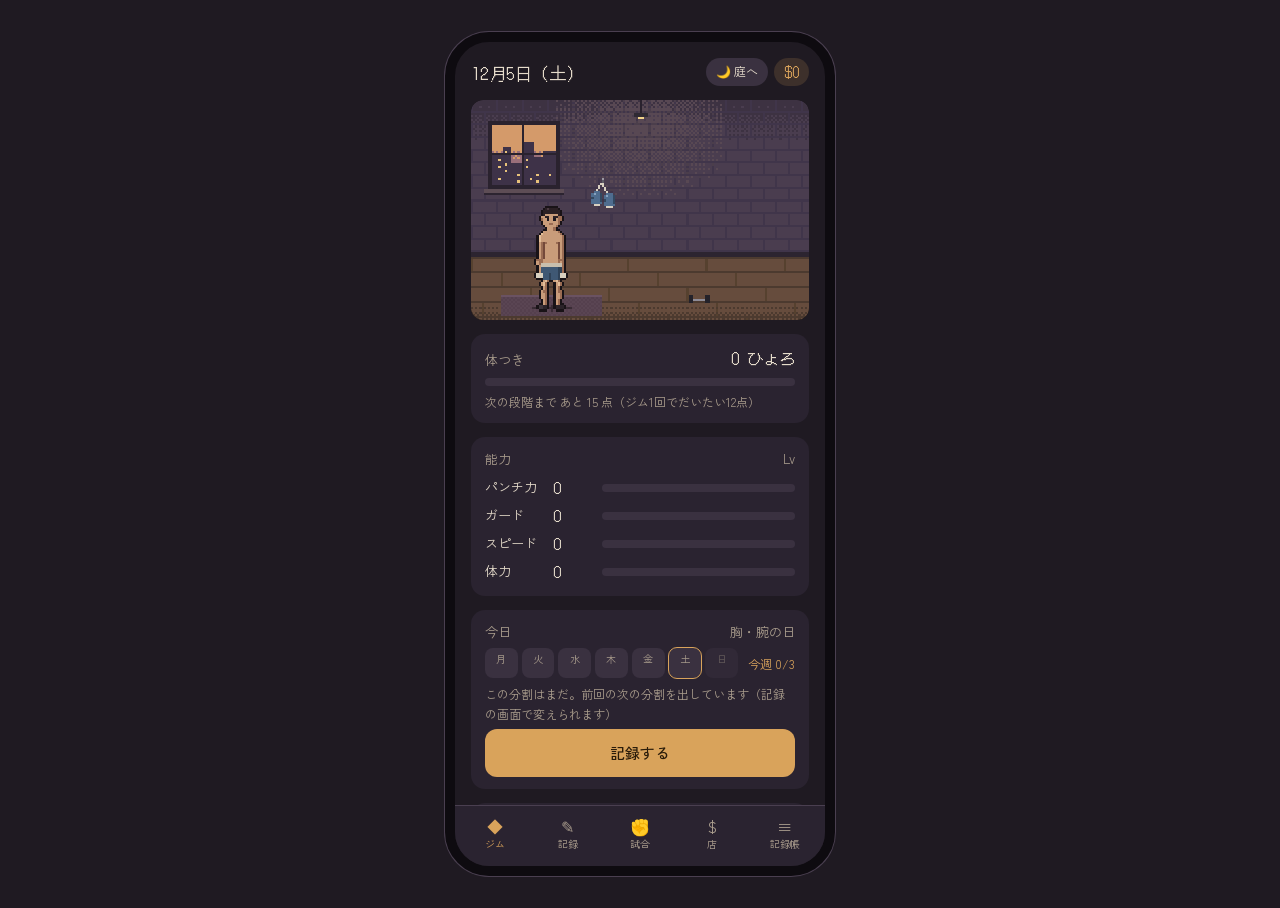
<file: index.html>
<!doctype html>
<html lang="ja">
<head>
<meta charset="utf-8">
<meta name="viewport" content="width=device-width,initial-scale=1,viewport-fit=cover">
<meta name="theme-color" content="#1f1a22">
<meta name="apple-mobile-web-app-capable" content="yes">
<meta name="mobile-web-app-capable" content="yes">
<meta name="apple-mobile-web-app-status-bar-style" content="black-translucent">
<meta name="apple-mobile-web-app-title" content="マッチョクラブ">
<title>マッチョクラブ</title>
<link rel="manifest" href="manifest.webmanifest">
<link rel="apple-touch-icon" href="icons/apple-touch-icon-180.png">
<link rel="icon" type="image/png" sizes="192x192" href="icons/icon-192.png">
<link rel="preconnect" href="https://fonts.googleapis.com">
<link rel="preconnect" href="https://fonts.gstatic.com" crossorigin>
<link rel="stylesheet" href="https://fonts.googleapis.com/css2?family=DotGothic16&family=Zen+Kaku+Gothic+New:wght@400;500;700&display=swap">
<link rel="stylesheet" href="src/styles.css">
<script type="module" src="src/main.js"></script>
</head>
<body>
<div class="page">
  <div class="phone">
    <div class="screen">
      <div class="notice" id="notice" hidden></div>
      <div class="views">

        <section class="view" id="v-home" hidden>
          <div class="top">
            <div class="date" id="h-date"></div>
            <div class="chips"><a class="chip link" href="/nemuri-garden/" aria-label="ねむりの庭を開く">🌙 庭へ</a><span class="chip gold" id="h-money"></span></div>
          </div>
          <div class="dev" id="dev" hidden></div>
          <canvas class="scene" id="h-scene" width="160" height="104" aria-label="ジムの部屋と自分の分身。タップするとポーズ"></canvas>
          <div class="card">
            <div class="lbl"><span>体つき</span><span class="dot" id="h-macho"></span></div>
            <div class="bar"><i id="h-macho-bar"></i></div>
            <div class="hint" id="h-macho-hint"></div>
          </div>
          <div class="card" id="h-abil"></div>
          <div class="card">
            <div class="lbl"><span>今日</span><span id="h-split"></span></div>
            <div class="weekrow small" id="h-week"></div>
            <div class="hint" id="h-today"></div>
            <button class="btn primary" id="h-go">記録する</button>
          </div>
          <div class="card">
            <div class="lbl"><span>次の試合</span><span id="h-opp-ch"></span></div>
            <div class="dot" id="h-opp"></div>
            <div class="hint" id="h-opp-hint"></div>
            <button class="btn" id="h-fight">試合へ</button>
          </div>
          <div class="card">
            <div class="lbl"><span>3分割ひと回り</span><span class="dot" id="h-rounds"></span></div>
            <div class="marks" id="h-marks"></div>
          </div>
          <div class="card" id="h-recent-card">
            <div class="lbl"><span>最近のジム</span></div>
            <ul class="recent" id="h-recent"></ul>
          </div>
        </section>

        <section class="view" id="v-record" hidden>
          <div class="top">
            <div class="date" id="r-date"></div>
            <div class="chips" id="r-state"></div>
          </div>
          <div class="seg" id="r-split" role="radiogroup" aria-label="今日の分割"></div>
          <div>
            <h2 class="sub">いつもの種目</h2>
            <ul class="exlist" id="r-list"></ul>
            <button class="btn ghost small" id="r-more">ほかの分割の種目も出す</button>
            <ul class="exlist" id="r-others" hidden></ul>
          </div>
          <div>
            <h2 class="sub">今日の記録</h2>
            <ul class="lines" id="r-lines"></ul>
            <p class="hint" id="r-empty">種目をタップして記録します。「前回」で前回と同じ内容を一発で足せます。</p>
          </div>
          <button class="btn primary" id="r-finish">記録を終える</button>
          <p class="hint center" id="r-done-hint" hidden>記録済みです。足したり直したりすると、すぐ反映されます。</p>
        </section>

        <section class="view" id="v-fight" hidden>
          <div class="top">
            <div class="date">試合</div>
            <div class="chips"><span class="chip gold" id="f-money"></span></div>
          </div>
          <ol class="ladder" id="f-ladder"></ol>
          <div class="stage">
            <div class="names"><span>あなた</span><span id="f-foename"></span></div>
            <canvas class="scene" id="f-stage" width="160" height="104" aria-label="リング"></canvas>
            <div class="banner" id="f-banner"></div>
          </div>
          <div class="ticker" id="f-line"></div>
          <div class="row" id="f-ctl" hidden><button class="btn ghost" id="f-fast">早送り</button><button class="btn ghost" id="f-skip">結果だけ見る</button></div>
          <div class="card" id="f-opp"></div>
          <div class="card">
            <div class="lbl"><span>持ち込む技（3つまで）</span><span id="f-count"></span></div>
            <div class="movechips" id="f-moves"></div>
            <p class="hint" id="f-movehint"></p>
          </div>
          <div class="card">
            <div class="lbl"><span>コンディション</span><span id="f-cond"></span></div>
            <p class="hint" id="f-condhint"></p>
          </div>
          <button class="btn primary" id="f-go">試合をする</button>
          <div id="f-result"></div>
        </section>

        <section class="view" id="v-shop" hidden>
          <div class="top">
            <div class="date">店</div>
            <div class="chips"><span class="chip gold" id="s-money"></span></div>
          </div>
          <canvas class="scene" id="s-scene" width="160" height="104" aria-label="いまの部屋"></canvas>
          <div id="s-list"></div>
        </section>

        <section class="view" id="v-log" hidden>
          <div class="top">
            <div class="date">記録帳</div>
            <button class="btn ghost small" id="l-go-prefs" style="margin:0">設定</button>
          </div>
          <div class="card" id="l-week"></div>
          <div class="card">
            <div class="lbl"><span>部位ごとの前回</span></div>
            <div class="splits" id="l-splits"></div>
          </div>
          <div class="card" id="l-cal"></div>
          <div class="card">
            <div class="lbl"><span>種目ごと（前回・ベスト）</span></div>
            <div class="seg small" id="l-extab" role="radiogroup" aria-label="分割"></div>
            <ul class="weights" id="l-ex"></ul>
          </div>
          <p class="hint center" id="l-total"></p>
          <div>
            <h2 class="sub">日ごとの記録<small>行をタップすると直せます</small></h2>
            <ul class="days" id="l-days"></ul>
            <button class="btn ghost small" id="l-more">全部を出す</button>
          </div>
        </section>

        <section class="view" id="v-prefs" hidden>
          <div class="top">
            <div class="date">設定</div>
            <button class="btn ghost small" id="p-back" style="margin:0">記録帳へ戻る</button>
          </div>
          <div>
            <h2 class="sub">いつもの種目<small>タップで名前・部位を直す。↑↓で並べ替え</small></h2>
            <ul class="exlist prefs" id="p-ex"></ul>
            <button class="btn ghost small" id="p-add">種目を足す</button>
          </div>
          <div class="card">
            <div class="lbl"><span>週の目標</span><span class="dot" id="p-goal-v"></span></div>
            <input type="range" id="p-goal" min="1" max="7" step="1" style="accent-color:var(--gold)">
            <p class="hint">記録帳とホームの「今週 ○ / 目標」に使います（試合の強さには関係しません）</p>
          </div>
          <div class="card">
            <label class="check"><input type="checkbox" id="p-sleep"> ねむりの庭とつなぐ</label>
            <p class="hint">同じ端末の「ねむりの庭」に今朝の睡眠があれば、自動で試合のコンディションに使います（目標時間以上で絶好調＝能力 +5%、目標まであと1時間以内なら好調＝+2%）。足りない日や読めない日は「ふつう」で、損はしません</p>
            <p class="hint" id="p-sleep-state"></p>
            <div class="row"><a class="btn ghost small" href="/" style="margin:0;text-align:center;text-decoration:none">入口（庭とジム）へ</a><a class="btn ghost small" href="/nemuri-garden/" style="margin:0;text-align:center;text-decoration:none">ねむりの庭を開く</a></div>
          </div>
          <div class="card">
            <div class="lbl"><span>バックアップ</span></div>
            <p class="hint">機種変更などに備えて、ときどき書き出してください。iPhone では共有シートから「ファイルに保存」</p>
            <div class="row"><button class="btn" id="p-export">書き出す</button><button class="btn" id="p-import">読み込む</button></div>
            <input type="file" id="p-file" accept="application/json,.json" hidden>
          </div>
          <div class="card">
            <div class="lbl"><span>iPhone のホーム画面に置く</span></div>
            <p class="hint">Safari で開いて、共有ボタン →「ホーム画面に追加」。ふだんはホーム画面のアイコンから開いてください（ブラウザのタブとは記録が別々です）</p>
          </div>
        </section>

        <section class="view" id="v-after" hidden>
          <div class="done-head">
            <div class="done-title" id="a-title">トレーニング完了！</div>
            <div class="done-sub" id="a-sub"></div>
            <div class="done-pts"><span id="a-pts">0</span><small>点</small></div>
          </div>
          <canvas class="scene" id="a-scene" width="160" height="104" aria-label="鏡の前の分身"></canvas>
          <div class="card" id="a-gain"></div>
          <div class="card" id="a-body"></div>
          <div id="a-events"></div>
          <button class="btn primary" id="a-back">ジムに戻る</button>
          <button class="btn ghost small" id="a-skip" style="align-self:center">演出をとばす</button>
        </section>

      </div>
      <nav class="tabbar" aria-label="画面">
        <button data-go="home"><span class="ti">◆</span>ジム</button>
        <button data-go="record"><span class="ti">✎</span>記録</button>
        <button data-go="fight"><span class="ti">✊</span>試合</button>
        <button data-go="shop"><span class="ti">$</span>店</button>
        <button data-go="log"><span class="ti">≡</span>記録帳</button>
      </nav>
      <div class="sheet" id="sheet" hidden><div class="panel" id="sheet-panel" role="dialog" aria-modal="true"></div></div>
    </div>
  </div>
</div>
</body>
</html>
</file>
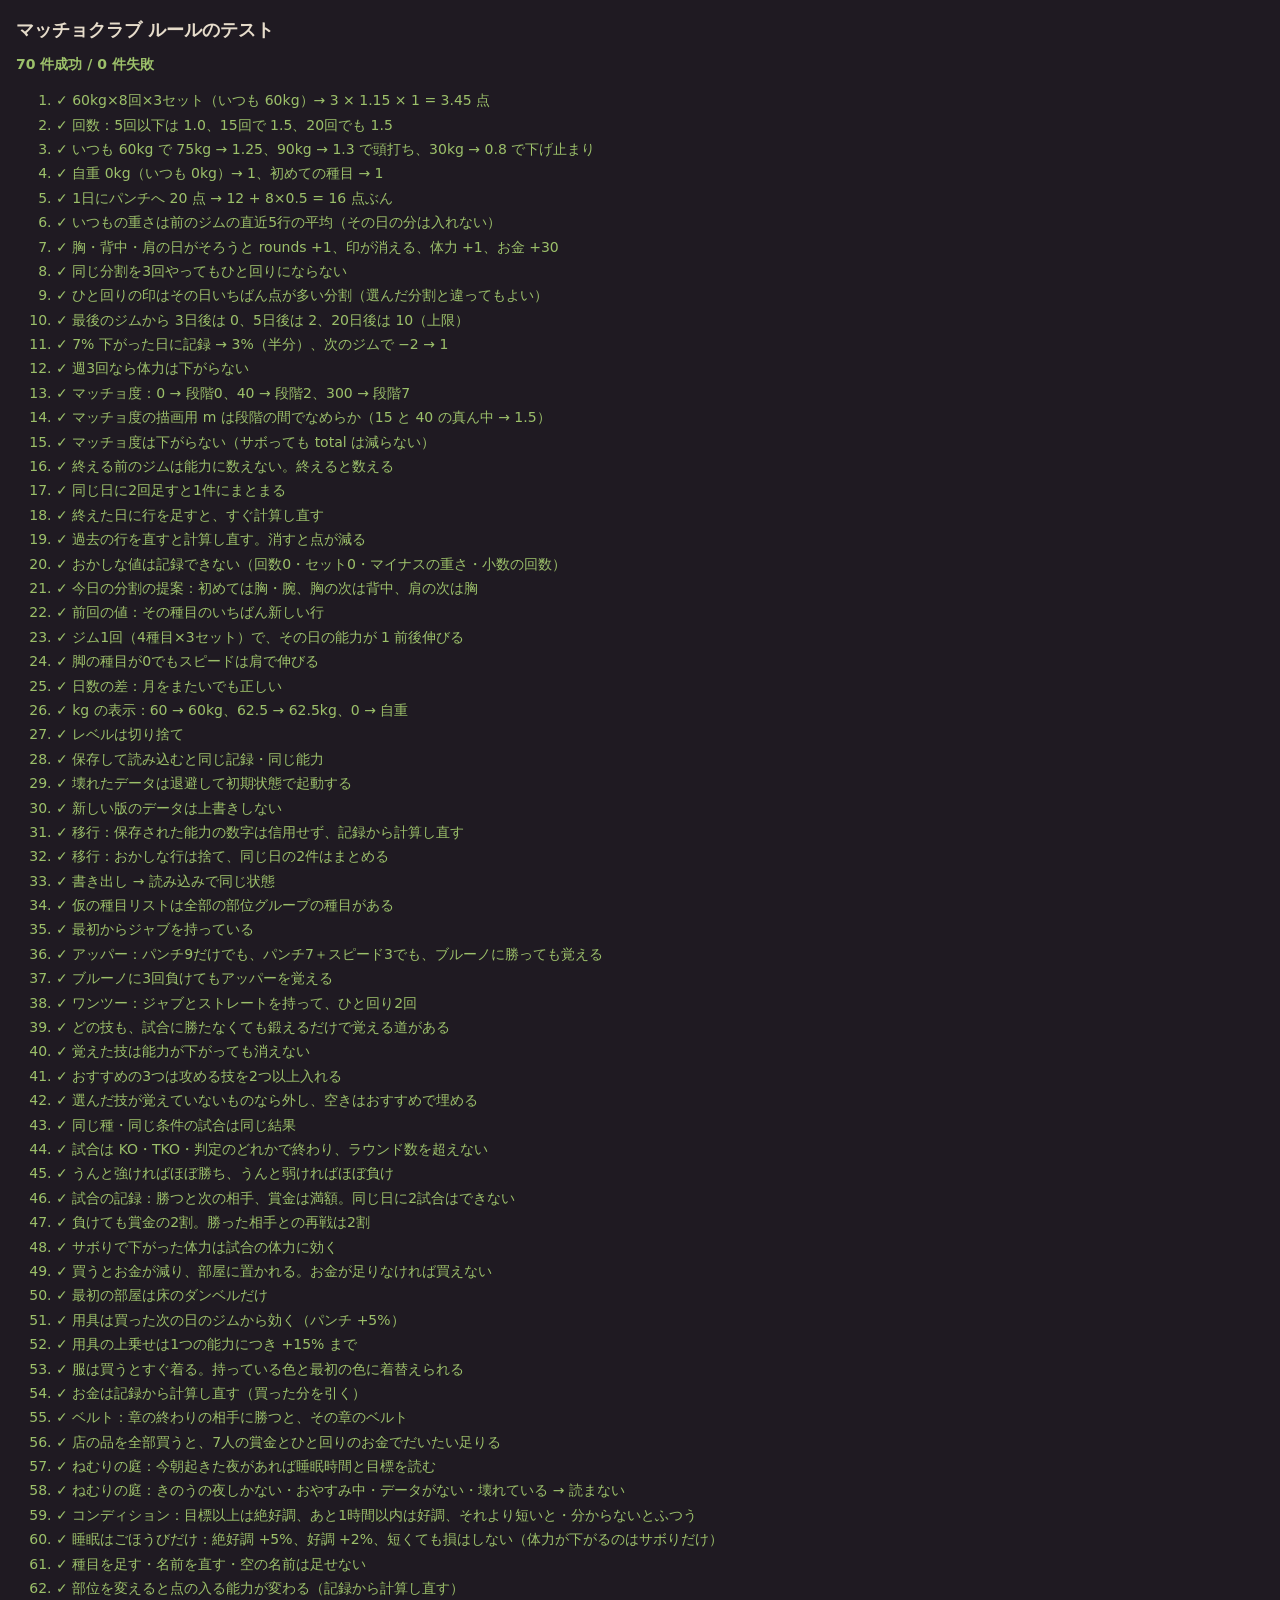
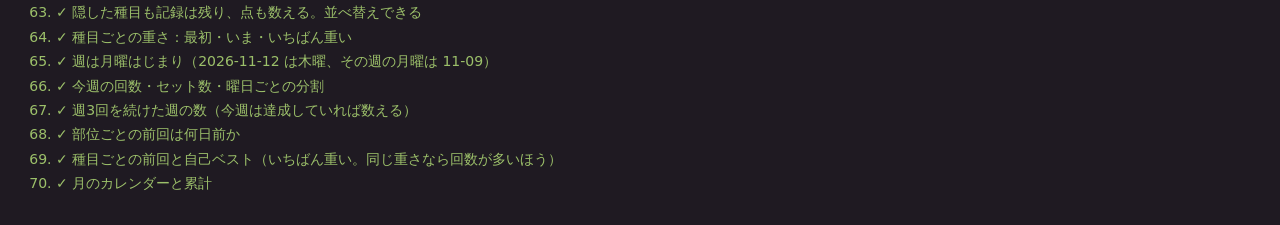
<file: tests/rules.test.html>
<!doctype html>
<html lang="ja">
<head>
<meta charset="utf-8">
<meta name="viewport" content="width=device-width,initial-scale=1">
<title>マッチョクラブ ルールのテスト</title>
<style>
body{background:#1f1a22;color:#e6dccb;font:14px/1.6 system-ui,sans-serif;margin:0;padding:16px}
h1{font-size:18px;margin:0 0 8px}
#sum{font-weight:700;margin-bottom:12px}
.ok{color:#9cc06a}.ng{color:#e0705a}
li{margin:2px 0}
code{color:#a99c8c}
</style>
</head>
<body>
<h1>マッチョクラブ ルールのテスト</h1>
<div id="sum">実行中…</div>
<ol id="out"></ol>
<script type="module">
import { repF, kgF, linePts, capDay, usualKg, scoreSession, recompute, machoOf, staminaDip, daysSinceGym, nextSplit, lastLine, addLine, editLine, finishSession, validLine, level } from '../src/rules.js';
import { initialState, load, save, migrate, KEY, exportJSON, parseImport } from '../src/state.js';
import { daysBetween, dayId, fmtKg } from '../src/time.js';
import { DEFAULT_EXERCISES, MOVES, OPPONENTS } from '../src/catalog.js';
import { simulate, seedOf } from '../src/fight.js';
import { routeMet, learnMoves, autoLoadout, loadoutOf, recordFight, fightOn, purseFor, meForFight, currentOpponent } from '../src/rules.js';
import { gearBonus, buy, wear, cannotBuy, roomItemsOf, beltsOf, wearingOf } from '../src/rules.js';
import { SHOP } from '../src/catalog.js';
import { conditionOf, addExercise, updateExercise, moveExercise, weightHistory } from '../src/rules.js';
import { readSleep, NEMURI_KEY } from '../src/sleep-link.js';
import { weekOf, weekStreak, lastBySplit, exerciseStats, monthDays, totals, weeklyGoalOf } from '../src/rules.js';
import { weekStartOf, weekdayOf, addDays } from '../src/time.js';

const out = document.getElementById('out');
let pass = 0, fail = 0;
function test(name, fn) {
  const li = document.createElement('li');
  try { fn(); li.className = 'ok'; li.textContent = '✓ ' + name; pass++; }
  catch (e) { li.className = 'ng'; li.innerHTML = '✗ ' + name + ' <code>' + e.message + '</code>'; fail++; console.error(name, e); }
  out.appendChild(li);
}
function eq(a, b, msg = '') { if (JSON.stringify(a) !== JSON.stringify(b)) throw new Error(msg + ' 期待 ' + JSON.stringify(b) + ' / 実際 ' + JSON.stringify(a)); }
const near = (a, b, msg = '') => { if (Math.abs(a - b) > 1e-3) throw new Error(msg + ' 期待 ' + b + ' / 実際 ' + a); };
const ok = (c, msg = '') => { if (!c) throw new Error(msg || '条件が成り立たない'); };
const EX = initialState().settings.exercises;
const L = (ex, kg, reps, sets) => ({ ex, kg, reps, sets });
/** 日付と行の組から、終えたジムを並べた状態を作る */
function gyms(list) {
  let s = initialState();
  for (const [id, split, lines] of list) {
    for (const l of lines) s = addLine(s, id, split, l);
    s = finishSession(s, id);
  }
  return s;
}
/** 簡易ストレージ */
function mem() { const m = new Map(); return { getItem: k => m.has(k) ? m.get(k) : null, setItem: (k, v) => m.set(k, String(v)), removeItem: k => m.delete(k), get length() { return m.size; }, key: i => [...m.keys()][i] ?? null, m }; }

// ---- 計画書 §5.7 ----
test('60kg×8回×3セット（いつも 60kg）→ 3 × 1.15 × 1 = 3.45 点', () => near(linePts(L('bench', 60, 8, 3), 60), 3.45));
test('回数：5回以下は 1.0、15回で 1.5、20回でも 1.5', () => { eq(repF(3), 1); eq(repF(5), 1); near(repF(15), 1.5); near(repF(20), 1.5); });
test('いつも 60kg で 75kg → 1.25、90kg → 1.3 で頭打ち、30kg → 0.8 で下げ止まり', () => { near(kgF(75, 60), 1.25); near(kgF(90, 60), 1.3); near(kgF(30, 60), 0.8); });
test('自重 0kg（いつも 0kg）→ 1、初めての種目 → 1', () => { eq(kgF(0, 0), 1); eq(kgF(60, null), 1); });
test('1日にパンチへ 20 点 → 12 + 8×0.5 = 16 点ぶん', () => near(capDay(20), 16));
test('いつもの重さは前のジムの直近5行の平均（その日の分は入れない）', () => {
  const s = gyms([['2026-11-01', 'chest', [L('bench', 50, 8, 3)]], ['2026-11-03', 'chest', [L('bench', 60, 8, 3)]], ['2026-11-05', 'chest', [L('bench', 100, 8, 3)]]]);
  near(usualKg(s.sessions, 'bench', '2026-11-05'), 55);
  eq(usualKg(s.sessions, 'bench', '2026-11-01'), null);
});
test('胸・背中・肩の日がそろうと rounds +1、印が消える、体力 +1、お金 +30', () => {
  const s = gyms([['2026-11-01', 'chest', [L('bench', 60, 8, 3)]], ['2026-11-03', 'back', [L('chin', 0, 8, 3)]], ['2026-11-05', 'shoulder', [L('sh-press', 30, 10, 3)]]]);
  eq(s.rounds, 1); eq(s.roundMark, { chest: false, back: false, shoulder: false }); eq(s.money, 30);
  const one = gyms([['2026-11-05', 'shoulder', [L('sh-press', 30, 10, 3)]]]);
  ok(s.ability.stamina - one.ability.stamina > 1, 'ひと回りの体力 +1 が入っていない');
});
test('同じ分割を3回やってもひと回りにならない', () => {
  const s = gyms([['2026-11-01', 'chest', [L('bench', 60, 8, 3)]], ['2026-11-03', 'chest', [L('bench', 60, 8, 3)]], ['2026-11-05', 'chest', [L('bench', 60, 8, 3)]]]);
  eq(s.rounds, 0); eq(s.roundMark.chest, true);
});
test('ひと回りの印はその日いちばん点が多い分割（選んだ分割と違ってもよい）', () => {
  const s = gyms([['2026-11-01', 'chest', [L('chin', 0, 8, 4), L('bench', 60, 8, 1)]]]);
  eq(s.sessions[0].top, 'back');
});
const gymOn = ids => ids.map(id => [id, 'chest', [L('bench', 60, 8, 3)]]);
test('最後のジムから 3日後は 0、5日後は 2、20日後は 10（上限）', () => {
  const s = gyms(gymOn(['2026-11-01']));
  eq(staminaDip(s.sessions, '2026-11-04'), 0); eq(staminaDip(s.sessions, '2026-11-06'), 2); eq(staminaDip(s.sessions, '2026-11-21'), 10);
});
test('7% 下がった日に記録 → 3%（半分）、次のジムで −2 → 1', () => {
  const s = gyms(gymOn(['2026-11-01', '2026-11-11', '2026-11-13']));
  eq(staminaDip(s.sessions.slice(0, 2), '2026-11-11'), 3);
  eq(staminaDip(s.sessions, '2026-11-13'), 1);
});
test('週3回なら体力は下がらない', () => eq(staminaDip(gyms(gymOn(['2026-11-02', '2026-11-04', '2026-11-07', '2026-11-09', '2026-11-11'])).sessions, '2026-11-13'), 0));
test('マッチョ度：0 → 段階0、40 → 段階2、300 → 段階7', () => { eq(machoOf(0).stage, 0); eq(machoOf(40).stage, 2); eq(machoOf(300).stage, 7); eq(machoOf(300).name, '鋼の体'); });
test('マッチョ度の描画用 m は段階の間でなめらか（15 と 40 の真ん中 → 1.5）', () => near(machoOf(27.5).m, 1.5));
test('マッチョ度は下がらない（サボっても total は減らない）', () => {
  const s = gyms(gymOn(['2026-11-01']));
  ok(s.total > 0); eq(recompute(s).total, s.total);
});

// ---- 記録の流れ ----
test('終える前のジムは能力に数えない。終えると数える', () => {
  let s = addLine(initialState(), '2026-11-12', 'chest', L('bench', 60, 8, 3));
  eq(s.ability.punch, 0); eq(s.sessions[0].done, false);
  s = finishSession(s, '2026-11-12');
  ok(s.ability.punch > 0); ok(s.total > 0); eq(s.sessions[0].done, true);
});
test('同じ日に2回足すと1件にまとまる', () => {
  let s = addLine(initialState(), '2026-11-12', 'chest', L('bench', 60, 8, 3));
  s = addLine(s, '2026-11-12', 'chest', L('dips', 0, 10, 3));
  eq(s.sessions.length, 1); eq(s.sessions[0].sets.length, 2);
});
test('終えた日に行を足すと、すぐ計算し直す', () => {
  let s = gyms(gymOn(['2026-11-12']));
  const before = s.total;
  s = addLine(s, '2026-11-12', 'chest', L('dips', 0, 10, 3));
  ok(s.total > before);
});
test('過去の行を直すと計算し直す。消すと点が減る', () => {
  let s = gyms([['2026-11-01', 'chest', [L('bench', 60, 8, 3), L('dips', 0, 10, 3)]]]);
  const t = s.total;
  s = editLine(s, '2026-11-01', 1, null);
  ok(s.total < t); eq(s.sessions[0].sets.length, 1);
  s = editLine(s, '2026-11-01', 0, L('bench', 60, 8, 5));
  near(s.total, 5 * 1.15);
});
test('おかしな値は記録できない（回数0・セット0・マイナスの重さ・小数の回数）', () => {
  for (const l of [L('bench', 60, 0, 3), L('bench', 60, 8, 0), L('bench', -5, 8, 3), L('bench', 60, 7.5, 3)]) ok(!validLine(l), JSON.stringify(l));
  let threw = false; try { addLine(initialState(), '2026-11-12', 'chest', L('bench', 60, 0, 3)); } catch (e) { threw = true; }
  ok(threw);
});
test('今日の分割の提案：初めては胸・腕、胸の次は背中、肩の次は胸', () => {
  eq(nextSplit([], '2026-11-12'), 'chest');
  eq(nextSplit(gyms([['2026-11-01', 'chest', [L('bench', 60, 8, 3)]]]).sessions, '2026-11-12'), 'back');
  eq(nextSplit(gyms([['2026-11-01', 'shoulder', [L('sh-press', 30, 8, 3)]]]).sessions, '2026-11-12'), 'chest');
});
test('前回の値：その種目のいちばん新しい行', () => {
  const s = gyms([['2026-11-01', 'chest', [L('bench', 55, 8, 3)]], ['2026-11-03', 'chest', [L('bench', 60, 6, 4)]]]);
  eq(lastLine(s.sessions, 'bench'), L('bench', 60, 6, 4)); eq(lastLine(s.sessions, 'squat'), null);
});
test('ジム1回（4種目×3セット）で、その日の能力が 1 前後伸びる', () => {
  const s = gyms([['2026-11-01', 'chest', [L('bench', 60, 8, 3), L('db-press', 20, 10, 3), L('dips', 0, 10, 3), L('french', 15, 10, 3)]]]);
  ok(s.ability.punch > 0.8 && s.ability.punch < 2, 'punch ' + s.ability.punch);
  ok(s.total > 10 && s.total < 18, 'total ' + s.total);
});
test('脚の種目が0でもスピードは肩で伸びる', () => ok(gyms([['2026-11-01', 'shoulder', [L('sh-press', 30, 10, 3), L('side-raise', 8, 12, 3)]]]).ability.speed > 0.5));
test('日数の差：月をまたいでも正しい', () => { eq(daysBetween('2026-10-30', '2026-11-02'), 3); eq(daysSinceGym([], '2026-11-02'), null); });
test('kg の表示：60 → 60kg、62.5 → 62.5kg、0 → 自重', () => { eq(fmtKg(60), '60kg'); eq(fmtKg(62.5), '62.5kg'); eq(fmtKg(0), '自重'); });
test('レベルは切り捨て', () => { eq(level(2.999), 2); eq(level(3), 3); });

// ---- 保存 ----
test('保存して読み込むと同じ記録・同じ能力', () => {
  const st = mem(), s = gyms(gymOn(['2026-11-01', '2026-11-03']));
  save(s, st); const t = load(st);
  eq(t.sessions.map(x => x.sets), s.sessions.map(x => x.sets)); eq(t.ability, s.ability); eq(t.total, s.total);
});
test('壊れたデータは退避して初期状態で起動する', () => {
  const st = mem(); st.setItem(KEY, '{こわれた');
  const s = load(st);
  eq(s.sessions, []); ok([...st.m.keys()].some(k => k.startsWith(KEY + '-broken-')));
});
test('新しい版のデータは上書きしない', () => {
  const st = mem(); st.setItem(KEY, JSON.stringify({ schema: 99, sessions: [] }));
  load(st); save(initialState(), st);
  eq(JSON.parse(st.getItem(KEY)).schema, 99);
});
test('移行：保存された能力の数字は信用せず、記録から計算し直す', () => {
  const s = gyms(gymOn(['2026-11-01']));
  const t = migrate({ ...JSON.parse(exportJSON(s)), ability: { punch: 999, guard: 0, speed: 0, stamina: 0 }, total: 9999 });
  eq(t.ability, s.ability); eq(t.total, s.total);
});
test('移行：おかしな行は捨て、同じ日の2件はまとめる', () => {
  const t = migrate({ schema: 1, sessions: [
    { id: '2026-11-01', split: 'chest', done: true, sets: [L('bench', 60, 8, 3), L('bench', 60, 0, 3)] },
    { id: '2026-11-01', split: 'chest', done: true, sets: [L('dips', 0, 10, 3)] },
    { id: 'きのう', sets: [] },
  ] });
  eq(t.sessions.length, 1); eq(t.sessions[0].sets.length, 2);
});
test('書き出し → 読み込みで同じ状態', () => {
  const s = gyms(gymOn(['2026-11-01', '2026-11-03']));
  const t = parseImport(exportJSON(s));
  eq(t.sessions, s.sessions); eq(t.money, s.money);
});
test('仮の種目リストは全部の部位グループの種目がある', () => {
  for (const g of ['push', 'tri', 'pull', 'curl', 'shoulder', 'leg']) ok(DEFAULT_EXERCISES.some(e => e.group === g), g);
});

// ---- 技と試合（M3） ----
const withAb = (ab, extra = {}) => learnMoves({ ...initialState(), ability: { punch: 0, guard: 0, speed: 0, stamina: 0, ...ab }, ...extra });
test('最初からジャブを持っている', () => { ok(initialState().moves.jab); eq(loadoutOf(initialState()), ['jab']); });
test('アッパー：パンチ9だけでも、パンチ7＋スピード3でも、ブルーノに勝っても覚える', () => {
  ok(withAb({ punch: 9 }).moves.upper, 'パンチ9');
  ok(withAb({ punch: 7, speed: 3 }).moves.upper, 'パンチ7＋スピード3');
  ok(!withAb({ punch: 8 }).moves.upper, 'パンチ8では覚えない');
  ok(withAb({}, { fights: [{ id: '2026-11-01', opp: 2, win: true }] }).moves.upper, 'ブルーノに勝つ');
});
test('ブルーノに3回負けてもアッパーを覚える', () => {
  const f = [1, 2, 3].map(i => ({ id: '2026-11-0' + i, opp: 2, win: false }));
  ok(!withAb({}, { fights: f.slice(0, 2) }).moves.upper); ok(withAb({}, { fights: f }).moves.upper);
});
test('ワンツー：ジャブとストレートを持って、ひと回り2回', () => {
  ok(!withAb({ punch: 3 }, { rounds: 1 }).moves.onetwo); ok(withAb({ punch: 3 }, { rounds: 2 }).moves.onetwo);
});
test('どの技も、試合に勝たなくても鍛えるだけで覚える道がある', () => {
  for (const m of MOVES) ok(m.routes.some(r => !('beat' in r)), m.name);
});
test('覚えた技は能力が下がっても消えない', () => {
  const s = withAb({ punch: 9 });
  ok(learnMoves({ ...s, ability: { punch: 0, guard: 0, speed: 0, stamina: 0 } }).moves.upper);
});
test('おすすめの3つは攻める技を2つ以上入れる', () => {
  const s = withAb({ punch: 9, guard: 8, speed: 8, stamina: 8 }, { rounds: 3 });
  const lo = autoLoadout(s.moves);
  eq(lo.length, 3); ok(lo.filter(id => MOVES.find(m => m.id === id).kind === 'atk').length >= 2);
});
test('選んだ技が覚えていないものなら外し、空きはおすすめで埋める', () => {
  const s = { ...withAb({ punch: 3 }), loadout: ['upper', 'straight', null] };
  const lo = loadoutOf(s); eq(lo[0], 'straight'); eq(lo.length, 2);
});
test('同じ種・同じ条件の試合は同じ結果', () => {
  const me = { name: 'a', ab: { punch: 3, guard: 2, speed: 2, stamina: 3 }, moves: ['jab', 'straight'] };
  const o = OPPONENTS[1];
  const a = simulate(me, { name: o.name, ab: o.ab, moves: o.moves }, 4, seedOf('x')), b = simulate(me, { name: o.name, ab: o.ab, moves: o.moves }, 4, seedOf('x'));
  eq(a.win, b.win); eq(a.how, b.how); eq(a.log.length, b.log.length); eq(a.score, b.score);
});
test('試合は KO・TKO・判定のどれかで終わり、ラウンド数を超えない', () => {
  const me = { name: 'a', ab: { punch: 5, guard: 5, speed: 5, stamina: 8 }, moves: ['jab', 'straight', 'weave'] };
  for (let i = 0; i < 50; i++) {
    const o = OPPONENTS[i % 7], r = simulate(me, { name: o.name, ab: o.ab, moves: o.moves }, 8, i);
    ok(['KO', 'TKO', '判定'].includes(r.how)); ok(r.round >= 1 && r.round <= 8);
  }
});
test('うんと強ければほぼ勝ち、うんと弱ければほぼ負け', () => {
  const o = OPPONENTS[3], foe = { name: o.name, ab: o.ab, moves: o.moves };
  let w = 0, l = 0;
  for (let i = 0; i < 40; i++) {
    if (simulate({ name: 'a', ab: { punch: 20, guard: 20, speed: 20, stamina: 30 }, moves: ['upper', 'onetwo', 'weave'] }, foe, 8, i).win) w++;
    if (!simulate({ name: 'a', ab: { punch: 0, guard: 0, speed: 0, stamina: 0 }, moves: ['jab'] }, foe, 8, i).win) l++;
  }
  ok(w >= 38, '強い ' + w); ok(l >= 38, '弱い ' + l);
});
test('試合の記録：勝つと次の相手、賞金は満額。同じ日に2試合はできない', () => {
  let s = initialState();
  s = recordFight(s, '2026-11-12', 1, 1, { win: true, how: 'KO', round: 2 });
  eq(s.opponent, 2); eq(s.money, OPPONENTS[0].purse); eq(currentOpponent(s).id, 2);
  ok(fightOn(s, '2026-11-12'));
  let threw = false; try { recordFight(s, '2026-11-12', 2, 1, { win: true, how: 'KO', round: 1 }); } catch (e) { threw = true; } ok(threw);
});
test('負けても賞金の2割。勝った相手との再戦は2割', () => {
  let s = recordFight(initialState(), '2026-11-12', 1, 1, { win: false, how: '判定', round: 4 });
  eq(s.opponent, 1); eq(s.money, OPPONENTS[0].purse * 0.2);
  s = recordFight(s, '2026-11-13', 1, 1, { win: true, how: 'KO', round: 1 });
  eq(purseFor(s, 1, true), OPPONENTS[0].purse * 0.2);
});
test('サボりで下がった体力は試合の体力に効く', () => {
  const s = gyms(gymOn(['2026-11-01']));
  eq(meForFight(s, '2026-11-02').hpPct, 100); eq(meForFight(s, '2026-11-08').hpPct, 96);   // 7日後 → 4% 下がる
});

// ---- お金と店（M5） ----
const rich = (money = 1000) => ({ ...initialState(), fights: [{ id: '2026-11-01', opp: 7, win: true, money }] });
test('買うとお金が減り、部屋に置かれる。お金が足りなければ買えない', () => {
  let s = recompute(rich(100));
  eq(s.money, 100);
  s = buy(s, 'bench', '2026-11-12');
  eq(s.money, 20); ok(roomItemsOf(s).includes('bench'));
  ok(cannotBuy(s, 'rack')); let threw = false; try { buy(s, 'rack', '2026-11-12'); } catch (e) { threw = true; } ok(threw);
  ok(cannotBuy(s, 'bench'), '同じ品は2つ買えない');
});
test('最初の部屋は床のダンベルだけ', () => eq(roomItemsOf(initialState()), ['dumbbell']));
test('用具は買った次の日のジムから効く（パンチ +5%）', () => {
  let s = buy(recompute(rich()), 'bench', '2026-11-12');
  const day = d => gyms([[d, 'chest', [L('bench', 60, 8, 3)]]]);
  const plain = day('2026-11-13').ability.punch;
  s = addLine(s, '2026-11-12', 'chest', L('bench', 60, 8, 3)); s = finishSession(s, '2026-11-12');
  near(s.ability.punch, plain, '買った日');
  s = addLine(s, '2026-11-13', 'chest', L('bench', 60, 8, 3)); s = finishSession(s, '2026-11-13');
  ok(s.ability.punch - plain > plain * 1.04, '次の日は +5%');
});
test('用具の上乗せは1つの能力につき +15% まで', () => {
  const owned = Object.fromEntries(SHOP.filter(x => x.kind === 'gear').map(x => [x.id, { at: '2026-01-01', price: 0 }]));
  const b = gearBonus(owned, '2026-02-01');
  ok(Object.values(b).every(v => v <= 0.15 + 1e-9)); near(b.speed, 0.1);
});
test('服は買うとすぐ着る。持っている色と最初の色に着替えられる', () => {
  let s = buy(recompute(rich()), 'trunks-red', '2026-11-12');
  eq(wearingOf(s).trunks, 'red');
  s = wear(s, 'trunks', 'blue'); eq(wearingOf(s).trunks, 'blue');
  let threw = false; try { wear(s, 'trunks', 'white'); } catch (e) { threw = true; } ok(threw, '持っていない服');
});
test('お金は記録から計算し直す（買った分を引く）', () => {
  const s = buy(recompute(rich(500)), 'neon', '2026-11-12');
  eq(migrate(JSON.parse(exportJSON(s))).money, 250);
});
test('ベルト：章の終わりの相手に勝つと、その章のベルト', () => {
  eq(beltsOf({ ...initialState(), fights: [{ opp: 1, win: true }, { opp: 2, win: true }, { opp: 4, win: false }] }), [1]);
});
test('店の品を全部買うと、7人の賞金とひと回りのお金でだいたい足りる', () => {
  const total = SHOP.reduce((a, x) => a + x.price, 0), purse = OPPONENTS.reduce((a, o) => a + o.purse, 0);
  ok(total <= purse + 7 * 30 && total >= purse * 0.6, `店 ${total} / 賞金 ${purse}`);
});

// ---- ねむりの庭・種目の編集・記録帳（M6） ----
const nemuri = (nights, extra = {}) => { const st = mem(); st.setItem(NEMURI_KEY, JSON.stringify({ schema: 1, settings: { goalHours: 7 }, nights, sleeping: null, ...extra })); return st; };
const H = 3600000, wake = new Date(2026, 10, 12, 7, 0).getTime();
test('ねむりの庭：今朝起きた夜があれば睡眠時間と目標を読む', () => {
  const r = readSleep('2026-11-12', nemuri([{ id: '2026-11-12', bed: wake - 7.5 * H, wake }]));
  near(r.hours, 7.5); eq(r.goal, 7);
});
test('ねむりの庭：きのうの夜しかない・おやすみ中・データがない・壊れている → 読まない', () => {
  eq(readSleep('2026-11-12', nemuri([{ id: '2026-11-11', bed: wake - 32 * H, wake: wake - 24 * H }])), null);
  eq(readSleep('2026-11-12', nemuri([{ id: '2026-11-12', bed: wake - 7 * H, wake }], { sleeping: { since: wake } })), null);
  eq(readSleep('2026-11-12', mem()), null);
  const st = mem(); st.setItem(NEMURI_KEY, '{こわれた'); eq(readSleep('2026-11-12', st), null);
});
test('コンディション：目標以上は絶好調、あと1時間以内は好調、それより短いと・分からないとふつう', () => {
  eq(conditionOf({ hours: 7.2, goal: 7 }).key, 'great'); eq(conditionOf({ hours: 6.1, goal: 7 }).key, 'good');
  eq(conditionOf({ hours: 5.5, goal: 7 }).name, 'ふつう'); eq(conditionOf(null).name, 'ふつう');
});
test('睡眠はごほうびだけ：絶好調 +5%、好調 +2%、短くても損はしない（体力が下がるのはサボりだけ）', () => {
  const s = gyms(gymOn(['2026-11-01']));
  near(meForFight(s, '2026-11-02', { hours: 8, goal: 7 }).ab.punch, s.ability.punch * 1.05);
  near(meForFight(s, '2026-11-02', { hours: 6.5, goal: 7 }).ab.punch, s.ability.punch * 1.02);
  const short = meForFight(s, '2026-11-02', { hours: 4, goal: 7 });
  near(short.ab.punch, s.ability.punch); eq(short.hpPct, 100);
  eq(meForFight(s, '2026-11-08', { hours: 4, goal: 7 }).hpPct, 96);
});
test('種目を足す・名前を直す・空の名前は足せない', () => {
  let s = addExercise(initialState(), { id: 'my-1', name: ' インクラインベンチ ', group: 'push' });
  eq(s.settings.exercises.at(-1), { id: 'my-1', name: 'インクラインベンチ', group: 'push' });
  s = updateExercise(s, 'my-1', { name: '45度ベンチ' }); eq(s.settings.exercises.at(-1).name, '45度ベンチ');
  let threw = false; try { addExercise(s, { id: 'my-2', name: '  ', group: 'push' }); } catch (e) { threw = true; } ok(threw);
});
test('部位を変えると点の入る能力が変わる（記録から計算し直す）', () => {
  let s = gyms([['2026-11-01', 'chest', [L('dips', 0, 10, 3)]]]);
  ok(s.ability.punch > 0); eq(s.ability.guard, 0);
  s = updateExercise(s, 'dips', { group: 'pull' });
  eq(s.ability.punch, 0); ok(s.ability.guard > 0);
});
test('隠した種目も記録は残り、点も数える。並べ替えできる', () => {
  let s = gyms([['2026-11-01', 'chest', [L('dips', 0, 10, 3)]]]);
  const t = s.total; s = updateExercise(s, 'dips', { hidden: true });
  ok(s.settings.exercises.find(e => e.id === 'dips').hidden); eq(s.total, t);
  const before = s.settings.exercises.map(e => e.id).indexOf('db-press');
  s = moveExercise(s, 'db-press', -1); eq(s.settings.exercises[before - 1].id, 'db-press');
});
test('種目ごとの重さ：最初・いま・いちばん重い', () => {
  const h = weightHistory(gyms([['2026-11-01', 'chest', [L('bench', 55, 8, 3)]], ['2026-11-03', 'chest', [L('bench', 65, 6, 3)]], ['2026-11-05', 'chest', [L('bench', 60, 8, 3)]]])).get('bench');
  eq([h.first, h.last, h.best, h.days], [55, 60, 65, 3]);
});

// ---- 記録の集計 ----
test('週は月曜はじまり（2026-11-12 は木曜、その週の月曜は 11-09）', () => { eq(weekdayOf('2026-11-12'), 3); eq(weekStartOf('2026-11-12'), '2026-11-09'); eq(weekStartOf('2026-11-09'), '2026-11-09'); eq(addDays('2026-11-30', 1), '2026-12-01'); });
test('今週の回数・セット数・曜日ごとの分割', () => {
  const s = gyms([['2026-11-08', 'chest', [L('bench', 60, 8, 3)]], ['2026-11-09', 'chest', [L('bench', 60, 8, 3)]], ['2026-11-11', 'back', [L('chin', 0, 8, 4)]]]);
  const w = weekOf(s, '2026-11-12');
  eq(w.count, 2); eq(w.sets, 7); eq(w.days, ['chest', null, 'back', null, null, null, null]);
});
test('週3回を続けた週の数（今週は達成していれば数える）', () => {
  const ids = ['2026-10-26', '2026-10-28', '2026-10-30', '2026-11-02', '2026-11-04', '2026-11-06', '2026-11-09'];
  const s = gyms(gymOn(ids));
  eq(weeklyGoalOf(s), 3); eq(weekStreak(s, '2026-11-12'), 2);
  eq(weekStreak(gyms(gymOn([...ids, '2026-11-10', '2026-11-11'])), '2026-11-12'), 3);
});
test('部位ごとの前回は何日前か', () => {
  const s = gyms([['2026-11-05', 'chest', [L('bench', 60, 8, 3)]], ['2026-11-10', 'back', [L('chin', 0, 8, 3)]]]);
  eq(lastBySplit(s, '2026-11-12'), { chest: 7, back: 2, shoulder: null });
});
test('種目ごとの前回と自己ベスト（いちばん重い。同じ重さなら回数が多いほう）', () => {
  const h = exerciseStats(gyms([['2026-11-01', 'chest', [L('bench', 60, 8, 3)]], ['2026-11-03', 'chest', [L('bench', 65, 5, 3)]], ['2026-11-05', 'chest', [L('bench', 65, 6, 2), L('bench', 55, 10, 2)]]])).get('bench');
  eq(h.last, L('bench', 55, 10, 2)); eq(h.best, L('bench', 65, 6, 2)); eq(h.bestId, '2026-11-05'); eq(h.days, 3);
});
test('月のカレンダーと累計', () => {
  const s = gyms(gymOn(['2026-10-30', '2026-11-02', '2026-11-04']));
  eq(Object.keys(monthDays(s, 2026, 11)), ['2026-11-02', '2026-11-04']);
  eq(totals(s), { gyms: 3, sets: 9, since: '2026-10-30' });
});

document.getElementById('sum').innerHTML = `<span class="${fail ? 'ng' : 'ok'}">${pass} 件成功 / ${fail} 件失敗</span>`;
document.title = (fail ? '✗ ' : '✓ ') + document.title;
</script>
</body>
</html>
</file>
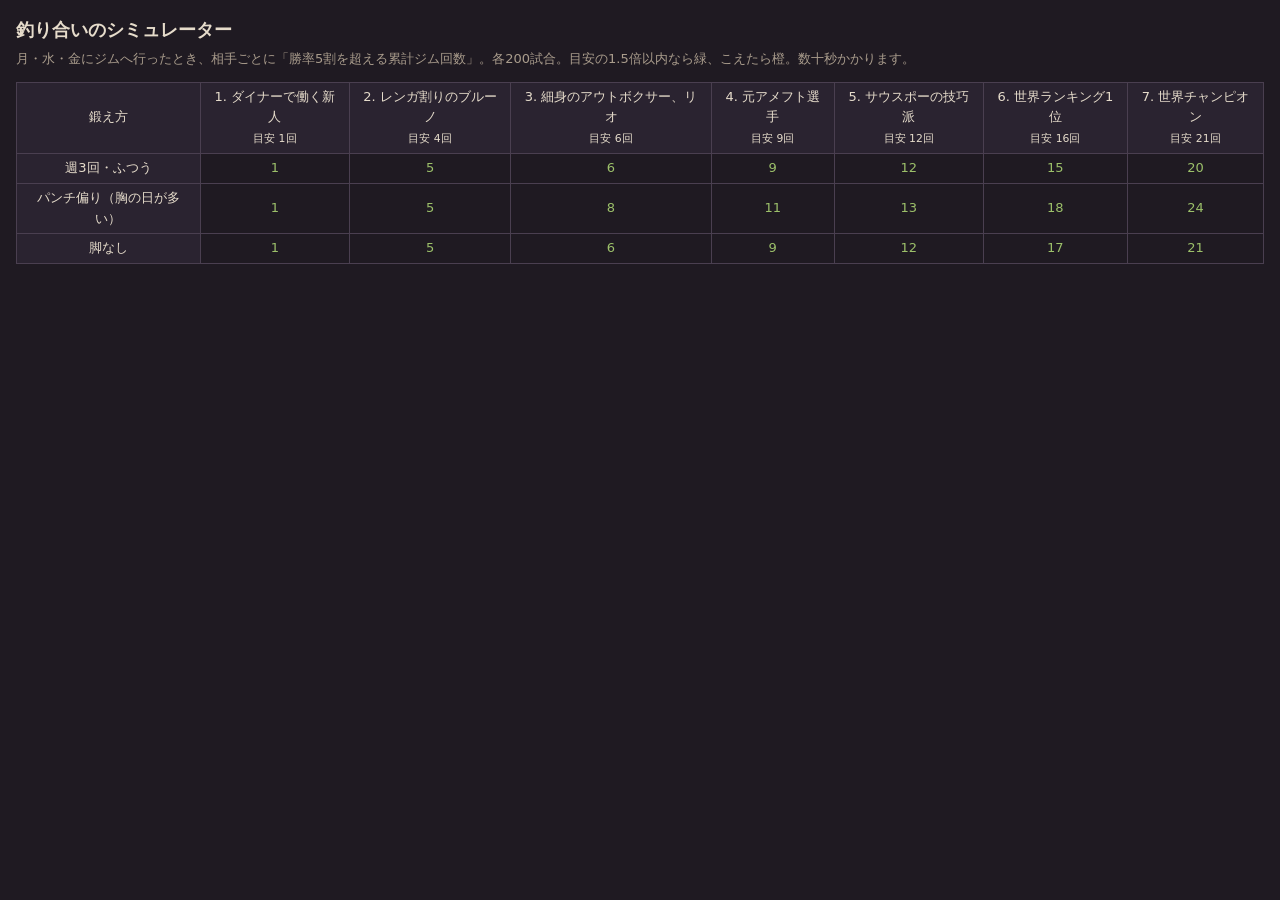
<file: tools/balance.html>
<!doctype html>
<html lang="ja">
<head>
<meta charset="utf-8">
<meta name="viewport" content="width=device-width,initial-scale=1">
<title>マッチョクラブ 釣り合いのシミュレーター</title>
<style>
body{background:#1f1a22;color:#e6dccb;font:14px/1.6 system-ui,sans-serif;margin:0;padding:16px}
h1{font-size:18px;margin:0 0 4px}
p{color:#a99c8c;font-size:13px;margin:0 0 12px}
table{border-collapse:collapse;font-size:13px}
th,td{border:1px solid #4a3f50;padding:4px 8px;text-align:center}
th{background:#2a2330;font-weight:500}
td.ok{color:#9cc06a}td.slow{color:#e0a05a}td.ng{color:#e0705a}
</style>
</head>
<body>
<h1>釣り合いのシミュレーター</h1>
<p>月・水・金にジムへ行ったとき、相手ごとに「勝率5割を超える累計ジム回数」。各200試合。目安の1.5倍以内なら緑、こえたら橙。数十秒かかります。</p>
<div id="out">計算中…</div>
<script type="module">
import { report, PROFILES } from './balance.js';
import { OPPONENTS } from '../src/catalog.js';
setTimeout(() => {
  const r = report(200);
  let h = '<table><tr><th>鍛え方</th>' + OPPONENTS.map(o => `<th>${o.id}. ${o.name}<br><small>目安 ${o.target}回</small></th>`).join('') + '</tr>';
  for (const [k, p] of Object.entries(PROFILES)) {
    h += `<tr><th>${p.name}</th>` + r[k].map((n, i) => {
      const t = OPPONENTS[i].target, cls = n == null ? 'ng' : n <= Math.max(t + 1, t * 1.5) ? 'ok' : 'slow';
      return `<td class="${cls}">${n ?? '45回でも無理'}</td>`;
    }).join('') + '</tr>';
  }
  document.getElementById('out').innerHTML = h + '</table>';
}, 50);
</script>
</body>
</html>
</file>
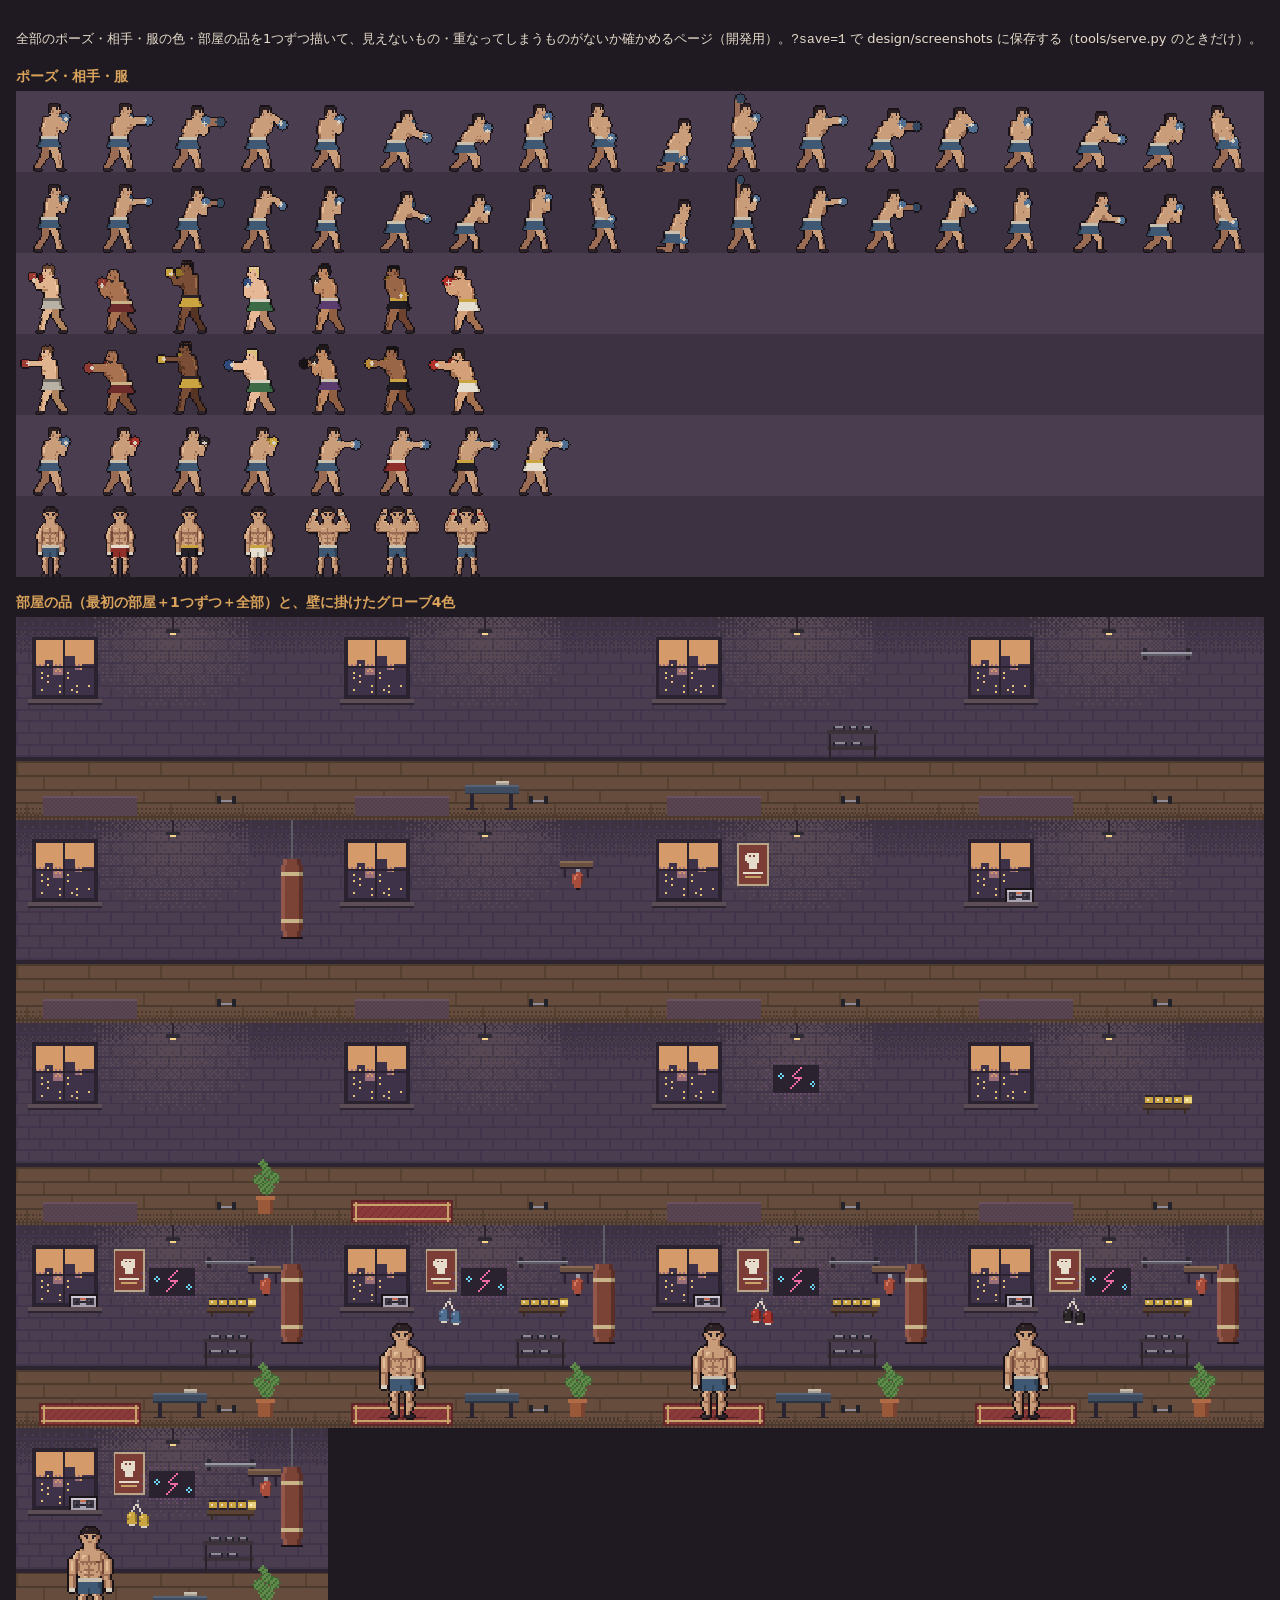
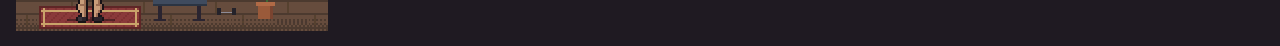
<file: tools/check-art.html>
<!doctype html>
<html lang="ja">
<head>
<meta charset="utf-8">
<meta name="viewport" content="width=device-width,initial-scale=1">
<title>マッチョクラブ 絵の総点検</title>
<style>
body{background:#1f1a22;color:#e6dccb;font:13px/1.6 system-ui,sans-serif;margin:0;padding:16px}
h2{font-size:14px;color:#d9a35b;margin:14px 0 4px}
canvas{image-rendering:pixelated;display:block;max-width:100%}
</style>
</head>
<body>
<p>全部のポーズ・相手・服の色・部屋の品を1つずつ描いて、見えないもの・重なってしまうものがないか確かめるページ（開発用）。<code>?save=1</code> で design/screenshots に保存する（tools/serve.py のときだけ）。</p>
<h2>ポーズ・相手・服</h2><canvas id="a"></canvas>
<h2>部屋の品（最初の部屋＋1つずつ＋全部）と、壁に掛けたグローブ4色</h2><canvas id="b"></canvas>
<script type="module">
import { sideFighter, LOOKS, BUILD, POSES } from '../src/art/side.js';
import { fighter, body } from '../src/art/fighter.js';
import { room, ROOM_ITEMS } from '../src/art/room.js';
import { drawArena } from '../src/art/ring.js';
import { TRUNKS, GLOVES, WRAPS, frontLook, sideLook } from '../src/art/wear.js';
import { DEFAULT_WEAR } from '../src/catalog.js';
import { mk } from '../src/art/pixel.js';
import { drawGym } from '../src/art/scene.js';

const S = 3, BG = '#4a3d4f';
// --- 1枚目：横向きのポーズ・相手・グローブとトランクスの色、正面のトランクスとバンテージ
const poses = Object.keys(POSES);
const rows = [
  poses.map(p => sideFighter(7, p, LOOKS.me)),
  poses.map(p => sideFighter(0, p, LOOKS.me)),
  [1, 2, 3, 4, 5, 6, 7].map(i => sideFighter(BUILD[i], 'guard', LOOKS[i], true)),
  [1, 2, 3, 4, 5, 6, 7].map(i => sideFighter(BUILD[i], 'jab', LOOKS[i], true)),
  Object.keys(GLOVES).map(c => sideFighter(5, 'guard', sideLook({ ...DEFAULT_WEAR, gloves: c }))).concat(Object.keys(TRUNKS).map(c => sideFighter(5, 'jab', sideLook({ ...DEFAULT_WEAR, trunks: c })))),
  Object.keys(TRUNKS).map(c => fighter(body(5), frontLook({ ...DEFAULT_WEAR, trunks: c }))).concat(Object.keys(WRAPS).map(c => fighter(body(5), { ...frontLook({ ...DEFAULT_WEAR, wraps: c }), pose: 'flex' }))),
];
const a = mk(48 * poses.length, 56 * rows.length), ag = a.getContext('2d');
rows.forEach((r, j) => { ag.fillStyle = j % 2 ? '#3d3242' : BG; ag.fillRect(0, j * 56, a.width, 56); r.forEach((c, i) => ag.drawImage(c, i * 48 - 8, j * 56 - 6)); });
// 同じ色のリングの上で、グローブが沈まないかも見る
const ring = mk(160, 104); drawArena(ring.getContext('2d'), 5);

// --- 2枚目：部屋（最初＋品を1つずつ＋全部）
const sets = [['dumbbell'], ...ROOM_ITEMS.filter(x => x !== 'dumbbell').map(x => ['dumbbell', x]), ROOM_ITEMS];
const gyms = Object.keys(GLOVES).map(gc => { const c = mk(160, 104); drawGym(c, { m: 7, items: ROOM_ITEMS, belts: [1, 2, 3, 4, 5], look: frontLook({ ...DEFAULT_WEAR, gloves: gc }), gloves: GLOVES[gc] }); return c; });
const tiles = [...sets.map(it => { const c = mk(160, 104); room(c.getContext('2d'), it, [1, 2, 3, 4, 5]); return c; }), ...gyms];
const cols = 4, b = mk(160 * cols, 104 * Math.ceil(tiles.length / cols)), bg = b.getContext('2d');
tiles.forEach((c, i) => bg.drawImage(c, (i % cols) * 160, Math.floor(i / cols) * 104));

for (const [id, src] of [['a', a], ['b', b]]) {
  const el = document.getElementById(id); el.width = src.width * S; el.height = src.height * S;
  const g = el.getContext('2d'); g.imageSmoothingEnabled = false; g.drawImage(src, 0, 0, el.width, el.height);
}
if (new URLSearchParams(location.search).has('save')) {
  for (const [id, name] of [['a', 'check-sprites'], ['b', 'check-room']]) {
    const blob = await new Promise(r => document.getElementById(id).toBlob(r, 'image/png'));
    await fetch(`/design/screenshots/${name}.png`, { method: 'PUT', body: blob });
  }
  document.title = 'saved';
}
</script>
</body>
</html>
</file>
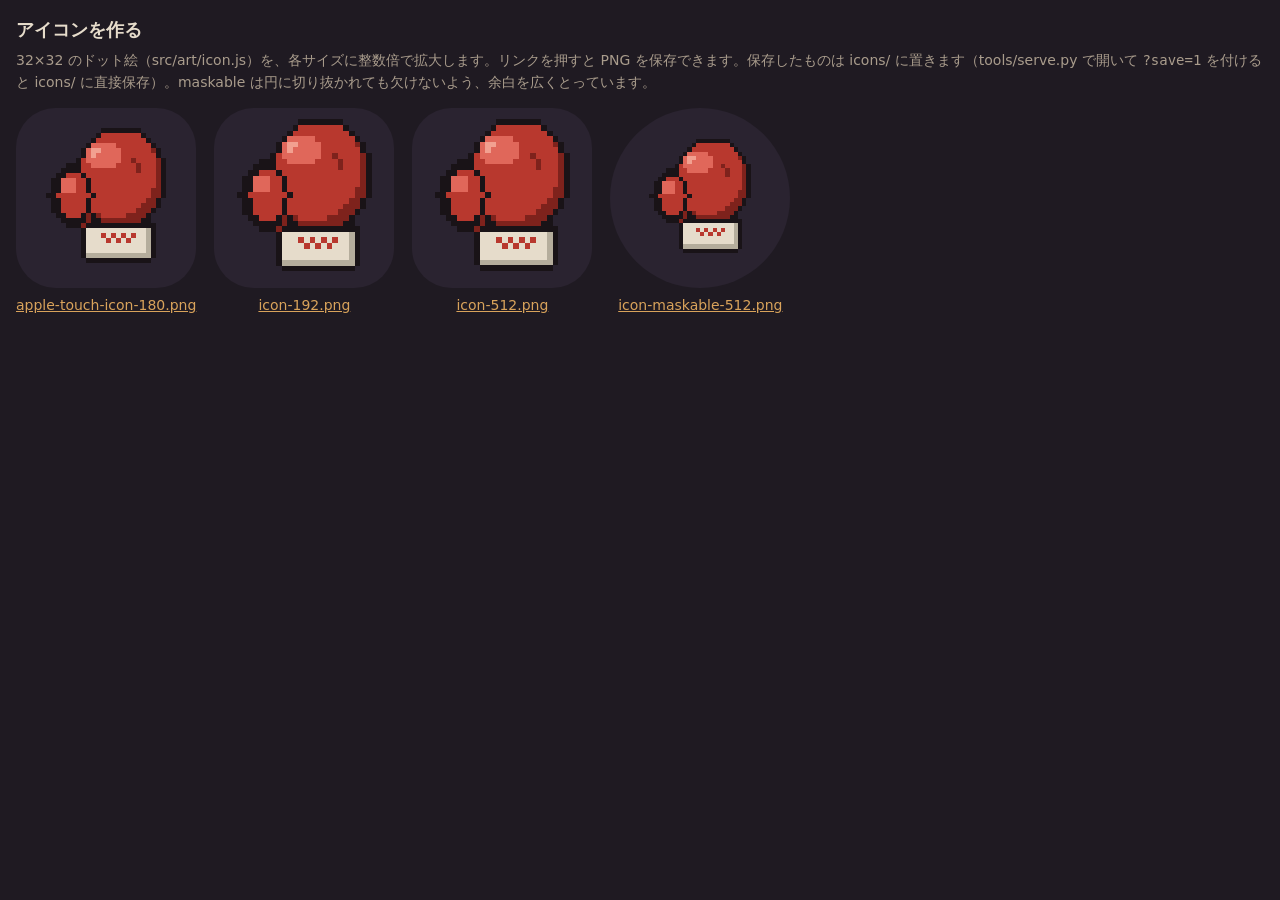
<file: tools/make-icons.html>
<!doctype html>
<html lang="ja">
<head>
<meta charset="utf-8">
<meta name="viewport" content="width=device-width,initial-scale=1">
<title>マッチョクラブ アイコンを作る</title>
<style>
body{background:#1f1a22;color:#e6dccb;font:14px/1.6 system-ui,sans-serif;margin:0;padding:16px}
h1{font-size:18px;margin:0 0 4px}
p{color:#a99c8c;margin:0 0 14px}
.list{display:flex;flex-wrap:wrap;gap:18px;align-items:flex-end}
figure{margin:0;text-align:center}
canvas{image-rendering:pixelated;display:block;margin:0 auto 6px;border-radius:22%}
a{color:#d9a35b}
</style>
</head>
<body>
<h1>アイコンを作る</h1>
<p>32×32 のドット絵（src/art/icon.js）を、各サイズに整数倍で拡大します。リンクを押すと PNG を保存できます。保存したものは icons/ に置きます（tools/serve.py で開いて <code>?save=1</code> を付けると icons/ に直接保存）。maskable は円に切り抜かれても欠けないよう、余白を広くとっています。</p>
<div class="list" id="list"></div>
<script type="module">
import { drawIcon, ICON, ICON_BG } from '../src/art/icon.js';

/** size の正方形に、32px の絵を k 倍して中央に置く */
function render(size, k) {
  const src = document.createElement('canvas'); src.width = src.height = ICON; drawIcon(src.getContext('2d'));
  const c = document.createElement('canvas'); c.width = c.height = size;
  const x = c.getContext('2d'); x.imageSmoothingEnabled = false;
  x.fillStyle = ICON_BG; x.fillRect(0, 0, size, size);
  const w = ICON * k, o = Math.floor((size - w) / 2);
  x.drawImage(src, o, o, w, w);
  return c;
}
const SIZES = [
  ['apple-touch-icon-180.png', 180, 5],
  ['icon-192.png', 192, 6],
  ['icon-512.png', 512, 16],
  ['icon-maskable-512.png', 512, 12],
];
const list = document.getElementById('list');
const save = new URLSearchParams(location.search).has('save');
for (const [name, size, k] of SIZES) {
  const c = render(size, k), f = document.createElement('figure');
  c.style.width = c.style.height = Math.min(size, 180) + 'px';
  if (name.includes('maskable')) c.style.borderRadius = '50%';
  const a = document.createElement('a'); a.href = c.toDataURL('image/png'); a.download = name; a.textContent = name;
  f.append(c, a); list.append(f);
  if (save) { const blob = await new Promise(r => c.toBlob(r, 'image/png')); await fetch('/icons/' + name, { method: 'PUT', body: blob }); }
}
if (save) document.title = 'saved';
</script>
</body>
</html>
</file>
<file: src/styles.css>
/* マッチョクラブ。色は試作（prototype/index.html）と同じ、くすんだ紫と茶 */
:root{
  --bg:#1f1a22; --panel:#2a2330; --panel-2:#3a3140; --line:#4a3f50;
  --ink:#e6dccb; --muted:#a99c8c; --gold:#d9a35b; --gold-ink:#2a1c0a;
  --punch:#c9604f; --guard:#5f86ad; --speed:#d9b45b; --stamina:#7fa66a;
  --f-dot:"DotGothic16","Hiragino Kaku Gothic ProN",monospace;
  --f-body:"Zen Kaku Gothic New","Hiragino Kaku Gothic ProN","Yu Gothic",sans-serif;
  color-scheme:dark;
}
html,body{height:100%}
body{background:var(--bg);color:var(--ink);font-family:var(--f-body);font-size:15px;line-height:1.6;margin:0;-webkit-tap-highlight-color:transparent;-webkit-text-size-adjust:100%}
*{box-sizing:border-box}
[hidden]{display:none!important}
button{font:inherit;color:inherit;cursor:pointer}
button:focus-visible,input:focus-visible{outline:2px solid var(--gold);outline-offset:2px}

/* PCでは端末の枠に入れて見せる。スマホでは全面 */
.page{display:flex;justify-content:center;align-items:flex-start;padding:32px 16px}
.phone{width:390px;max-width:100%;height:844px;border-radius:44px;border:10px solid #0e0b10;background:var(--bg);overflow:hidden;position:relative;flex:none;box-shadow:0 0 0 1px var(--line)}
.screen{height:100%;display:flex;flex-direction:column;position:relative}
.views{flex:1;overflow-y:auto;overflow-x:hidden}
.view{padding:16px 16px 24px;display:flex;flex-direction:column;gap:14px}
@media (max-width:760px){
  .page{display:block;padding:0}
  .phone{width:100%;height:auto;min-height:100%;border:0;border-radius:0;box-shadow:none;overflow:visible}
  .screen{height:auto;min-height:100vh;min-height:100dvh}
  .views{overflow:visible}
  .view{padding-top:max(16px,env(safe-area-inset-top,0px));padding-left:max(16px,env(safe-area-inset-left,0px));padding-right:max(16px,env(safe-area-inset-right,0px))}
  .tabbar{position:sticky;bottom:0}
  .sheet{position:fixed}
}

.notice{background:#5a2f2a;color:var(--ink);font-size:13px;padding:8px 14px}
.top{display:flex;justify-content:space-between;align-items:center;gap:8px;flex-wrap:wrap}
.date{font-family:var(--f-dot);font-size:17px}
.chips{display:flex;gap:6px;flex-wrap:wrap}
.chip{font-size:12px;padding:3px 10px;border-radius:999px;background:var(--panel-2)}
.chip.gold{background:rgba(217,163,91,.16);color:var(--gold);font-family:var(--f-dot);font-size:14px}
.dot{font-family:var(--f-dot)}
.big{font-family:var(--f-dot);font-weight:400;font-size:22px;margin:4px 0 0}
.sub{font-size:13px;font-weight:500;color:var(--muted);margin:0 0 6px}
.hint{font-size:12px;color:var(--muted);margin:0}
.center{text-align:center}

.scene{width:100%;aspect-ratio:160/104;image-rendering:pixelated;image-rendering:crisp-edges;display:block;border-radius:12px;background:#000}
#h-scene{cursor:pointer}
.dev{background:#2f2a1c;border:1px dashed var(--gold);border-radius:12px;padding:10px 12px;font-size:12px;display:grid;grid-template-columns:5.5em 1fr 3em;gap:6px 8px;align-items:center}
.dev h3{grid-column:1/4;margin:0;font-size:12px;color:var(--gold);font-weight:500}
.dev input[type=range]{width:100%;accent-color:var(--gold)}
.dev .wide{grid-column:2/4;display:flex;gap:6px;flex-wrap:wrap}
.dev button{font-size:12px;padding:3px 8px;border-radius:6px;border:1px solid var(--line);background:var(--panel-2)}

.card{background:var(--panel);border-radius:14px;padding:12px 14px;display:flex;flex-direction:column;gap:6px}
.lbl{display:flex;justify-content:space-between;align-items:baseline;gap:8px;font-size:13px;color:var(--muted)}
.lbl .dot{color:var(--ink);font-size:16px;display:inline-block}
.bar{height:8px;border-radius:4px;background:var(--panel-2);overflow:hidden}
.bar i{display:block;height:100%;background:var(--gold);border-radius:4px;transition:width .6s ease}
.abil{display:grid;grid-template-columns:4.6em 3.2em 1fr;align-items:center;gap:4px 8px;font-size:13px}
.abil .lv{font-family:var(--f-dot);font-size:15px}
.abil .bar i.punch{background:var(--punch)} .abil .bar i.guard{background:var(--guard)} .abil .bar i.speed{background:var(--speed)} .abil .bar i.stamina{background:var(--stamina)}
.abil .note{grid-column:2/4;font-size:11px;color:var(--punch);margin-top:-4px}
.marks{display:flex;gap:8px}
.mark{flex:1;text-align:center;font-size:12px;padding:6px 0;border-radius:8px;background:var(--panel-2);color:var(--muted)}
.mark.on{background:rgba(217,163,91,.18);color:var(--gold)}
.recent{list-style:none;margin:0;padding:0;font-size:13px}
.recent li{display:flex;justify-content:space-between;padding:4px 0;border-top:1px solid var(--line)}
.recent li:first-child{border-top:0}

.btn{border:0;border-radius:12px;padding:12px 16px;font-size:15px;font-weight:500;background:var(--panel-2)}
.btn.primary{background:var(--gold);color:var(--gold-ink)}
.btn.primary:disabled{opacity:.4;cursor:default}
.btn.ghost{background:none;border:1px solid var(--line);color:var(--muted)}
.btn.small{padding:6px 12px;font-size:13px;border-radius:9px;align-self:flex-start;margin-top:8px}
.btn.danger{background:none;color:var(--punch);border:1px solid #6a3a35}

.seg{display:grid;grid-template-columns:repeat(3,1fr);gap:6px}
.seg button{border:1px solid var(--line);background:var(--panel);border-radius:10px;padding:9px 0;font-size:14px}
.seg button[aria-checked="true"]{background:rgba(217,163,91,.18);border-color:var(--gold);color:var(--gold)}

.exlist,.lines{list-style:none;margin:0;padding:0;display:flex;flex-direction:column;gap:6px}
.exlist li{display:flex;align-items:center;gap:8px;background:var(--panel);border-radius:12px;padding:4px 6px 4px 0}
.exlist .ex{flex:1;min-width:0;text-align:left;background:none;border:0;padding:8px 12px;display:flex;flex-direction:column}
.exlist .ex b{font-weight:500}
.exlist .ex small{font-size:11px;color:var(--muted)}
.exlist .again{border:1px solid var(--line);background:var(--panel-2);border-radius:9px;padding:6px 10px;font-size:12px;flex:none}
.lines li{display:flex;align-items:center;gap:8px;background:var(--panel-2);border-radius:12px;padding:10px 12px;font-size:14px}
.lines li button{background:none;border:0;padding:0;flex:1;text-align:left;display:flex;justify-content:space-between;gap:8px}
.lines .v{font-family:var(--f-dot);color:var(--gold)}

.tabbar{display:grid;grid-template-columns:repeat(5,1fr);background:var(--panel);border-top:1px solid var(--line);padding:6px 4px calc(8px + env(safe-area-inset-bottom,0px))}
.tabbar button{background:none;border:0;padding:6px 0;display:flex;flex-direction:column;align-items:center;gap:2px;color:var(--muted);font-size:11px}
.tabbar .ti{font-size:16px;line-height:1}
.tabbar button[aria-current="page"]{color:var(--gold)}

.sheet{position:absolute;inset:0;background:rgba(14,10,16,.72);display:flex;align-items:flex-end;z-index:5}
.sheet .panel{background:var(--panel);border-radius:22px 22px 0 0;width:100%;max-height:92%;overflow-y:auto;padding:14px 18px calc(22px + env(safe-area-inset-bottom,0px));display:flex;flex-direction:column;gap:14px}
.sheet .grab{width:40px;height:4px;border-radius:2px;background:var(--line);align-self:center}
.sheet-h{font-family:var(--f-dot);font-weight:400;font-size:20px;margin:0}
.step{display:grid;grid-template-columns:4em 3.2em 1fr 3.2em;align-items:center;gap:8px}
.step span{font-size:13px;color:var(--muted)}
.step button{height:44px;border-radius:12px;border:1px solid var(--line);background:var(--panel-2);font-size:20px}
.step input{height:44px;width:100%;text-align:center;font-family:var(--f-dot);font-size:22px;color:var(--ink);background:var(--bg);border:1px solid var(--line);border-radius:12px}
.step input::-webkit-inner-spin-button{display:none}
.row{display:flex;gap:8px}
.row .btn{flex:1}
.err{color:var(--punch);font-size:12px;margin:0}

.gain{display:grid;grid-template-columns:4.6em 1.6em 1fr 3.8em;align-items:center;gap:8px 8px;font-size:13px}
.gain .lv{font-family:var(--f-dot);font-size:16px;text-align:center;display:inline-block}
.gain .bar{height:10px;border-radius:5px}
.gain .bar i.punch{background:var(--punch)} .gain .bar i.guard{background:var(--guard)} .gain .bar i.speed{background:var(--speed)} .gain .bar i.stamina{background:var(--stamina)}
.gain .plus{font-family:var(--f-dot);color:var(--gold);text-align:right;opacity:0;transform:translateY(4px);transition:opacity .3s,transform .3s}
.gain .plus.show{opacity:1;transform:none}
.bar i.flash{box-shadow:0 0 10px 2px rgba(255,236,190,.8);filter:brightness(1.6)}
.pop{animation:pop .45s ease}
@keyframes pop{0%{transform:scale(1)}40%{transform:scale(1.45);color:#fff3d6}100%{transform:scale(1)}}
.done-head{overflow:hidden;text-align:center;padding:18px 0 6px;background:radial-gradient(ellipse at 50% 40%,rgba(217,163,91,.22),transparent 70%)}
.done-title{font-family:var(--f-dot);font-size:26px;letter-spacing:.06em;color:var(--gold);animation:slam .5s cubic-bezier(.2,1.6,.4,1) both}
@keyframes slam{0%{transform:scale(2.2);opacity:0}100%{transform:scale(1);opacity:1}}
.done-sub{font-size:13px;color:var(--muted);margin-top:2px}
.done-pts{font-family:var(--f-dot);font-size:44px;line-height:1.1;margin-top:8px;display:inline-block}
.done-pts small{font-size:16px;margin-left:4px;color:var(--muted)}
.event{background:rgba(217,163,91,.12);border:1px solid rgba(217,163,91,.4);border-radius:14px;padding:12px 14px;margin-bottom:10px;animation:rise .4s ease both}
@keyframes rise{0%{opacity:0;transform:translateY(10px)}100%{opacity:1;transform:none}}
@media (prefers-reduced-motion:reduce){.pop,.done-title,.event{animation:none}.bar i{transition:none}}
.event b{font-family:var(--f-dot);font-weight:400;font-size:18px;color:var(--gold);display:block}
.toast{position:absolute;left:16px;right:16px;bottom:80px;background:var(--panel-2);border:1px solid var(--line);border-radius:12px;padding:10px 14px;font-size:13px;z-index:6}

/* 試合（M3 は文字。絵は M4） */
.ladder{list-style:none;margin:0;padding:0;display:flex;gap:4px}
.ladder li{flex:1;text-align:center;font-size:11px;padding:6px 0;border-radius:8px;background:var(--panel);color:var(--muted);cursor:pointer;border:1px solid transparent}
.ladder li.won{color:var(--stamina)}
.ladder li.now{color:var(--gold);border-color:var(--gold)}
.ladder li.sel{background:var(--panel-2)}
.ladder li.locked{opacity:.4;cursor:default}
.opp-name{font-family:var(--f-dot);font-size:20px;color:var(--ink)}
.opp-stats{display:grid;grid-template-columns:4.6em 1fr 1fr;gap:4px 8px;font-size:12px;align-items:center}
.opp-stats .bar{height:6px}
.opp-stats .bar.foe i{background:#b0605a}
.movechips{display:flex;flex-wrap:wrap;gap:6px}
.movechips button{border:1px solid var(--line);background:var(--panel-2);border-radius:999px;padding:5px 12px;font-size:13px}
.movechips button[aria-pressed="true"]{border-color:var(--gold);color:var(--gold);background:rgba(217,163,91,.15)}
.result{background:var(--panel);border-radius:14px;padding:14px;display:flex;flex-direction:column;gap:8px}
.result .big{font-size:30px;text-align:center}
.result .big.win{color:var(--gold)} .result .big.lose{color:var(--muted)}
.result .how{text-align:center;font-size:13px;color:var(--muted)}
.plays{list-style:none;margin:0;padding:0;font-size:13px;display:flex;flex-direction:column;gap:3px;max-height:280px;overflow-y:auto}
.plays .rd{font-family:var(--f-dot);color:var(--gold);margin-top:6px}
.plays .me{color:var(--ink)} .plays .foe{color:#d79a90}
.todo{list-style:none;margin:0;padding:0;font-size:13px;display:flex;flex-direction:column;gap:6px}
.todo li small{display:block;font-size:11px;color:var(--muted)}

/* 試合の再生（M4） */
.stage{position:relative;overflow:hidden}   /* 大きな文字の演出が外へはみ出してページが広がらないように */
.stage .names{display:flex;justify-content:space-between;font-size:11px;color:var(--muted);padding:0 4px 2px}
.banner{position:absolute;left:0;right:0;top:18px;bottom:0;display:flex;align-items:center;justify-content:center;pointer-events:none;font-family:var(--f-dot);font-size:30px;color:var(--gold);text-shadow:2px 2px 0 #191317,-2px -2px 0 #191317,2px -2px 0 #191317,-2px 2px 0 #191317}
.banner.on{animation:slam .35s cubic-bezier(.2,1.6,.4,1) both}
.ticker{min-height:1.6em;text-align:center;font-size:14px;color:var(--ink);font-family:var(--f-dot)}
.promo{background:rgba(217,163,91,.15);border:1px solid var(--gold);border-radius:12px;padding:10px;text-align:center}
.promo b{display:block;font-family:var(--f-dot);font-size:22px;color:var(--gold);font-weight:400}

/* 店（M5） */
.sub small{display:block;font-size:11px;color:var(--muted);font-weight:400}
#s-list .sub{margin-top:6px}
.shoplist{list-style:none;margin:0 0 6px;padding:0;display:flex;flex-direction:column;gap:6px}
.shoplist li.slot{font-size:12px;color:var(--gold);margin-top:4px}
.shoplist button{width:100%;display:flex;align-items:center;gap:10px;background:var(--panel);border:0;border-radius:12px;padding:10px 12px;text-align:left}
.shoplist button:disabled{opacity:1;cursor:default}
.shoplist .nm{flex:1;min-width:0;font-weight:500}
.shoplist .nm small{display:block;font-weight:400;font-size:11px;color:var(--muted)}
.shoplist .sw{width:18px;height:18px;border-radius:5px;flex:none;border:1px solid var(--line)}
.shoplist .price{font-family:var(--f-dot);color:var(--gold);font-size:16px}
.shoplist .price.short{color:var(--muted)}
.shoplist .tag{font-size:11px;padding:2px 8px;border-radius:999px;background:var(--panel-2);color:var(--muted)}
.shoplist .tag.on{background:rgba(217,163,91,.18);color:var(--gold)}

/* 記録帳・設定（M6） */
.weights{list-style:none;margin:0;padding:0;font-size:13px;display:flex;flex-direction:column;gap:4px}
.weights li{display:flex;justify-content:space-between;gap:8px;padding:4px 0;border-top:1px solid var(--line)}
.weights li:first-child{border-top:0}
.weights small{display:block;font-size:11px;color:var(--muted)}
.weights .v{font-family:var(--f-dot);text-align:right}
.weights b{color:var(--stamina);font-weight:400}
.days{list-style:none;margin:0;padding:0;display:flex;flex-direction:column;gap:10px}
.day{background:var(--panel);border-radius:14px;padding:10px 12px;display:flex;flex-direction:column;gap:6px}
.exlist.prefs li.slot{background:none;font-size:12px;color:var(--gold);padding:4px 0 0}
.exlist.prefs li.off{opacity:.55}
.exlist .mv{border:1px solid var(--line);background:var(--panel-2);border-radius:8px;width:32px;height:32px;flex:none}
.exlist .mv:disabled{opacity:.3}
.field{display:flex;flex-direction:column;gap:4px;font-size:13px;color:var(--muted)}
.field input,.field select{font:inherit;font-size:16px;color:var(--ink);background:var(--bg);border:1px solid var(--line);border-radius:10px;padding:9px 10px}
.check{display:flex;align-items:center;gap:8px;font-size:14px}
.check input{width:20px;height:20px;accent-color:var(--gold)}
.sum{background:var(--panel-2);border-radius:12px;padding:8px 12px;font-size:13px}
.sum .r{display:flex;justify-content:space-between;padding:3px 0}
.tabbar button{font-size:10px}

/* 記録帳の集計 */
.big-num{font-size:22px;color:var(--ink)} .big-num small{font-size:13px;color:var(--muted)}
.weekrow{display:grid;grid-template-columns:repeat(7,1fr);gap:4px}
.weekrow.small{grid-template-columns:repeat(7,1fr) auto;align-items:center}
.wd{display:flex;flex-direction:column;align-items:center;border-radius:8px;background:var(--panel-2);padding:3px 0;font-size:13px;min-height:38px;color:var(--muted)}
.weekrow.small .wd{min-height:30px;font-size:11px}
.wd small{font-size:10px;color:var(--muted)}
.wd.today{outline:1px solid var(--gold)}
.wd.future{opacity:.45}
.wd.chest,.cd.chest,.legend .chest,.sp.chest b,.tag.chest{color:var(--punch)}
.wd.back,.cd.back,.legend .back,.sp.back b,.tag.back{color:var(--guard)}
.wd.shoulder,.cd.shoulder,.legend .shoulder,.sp.shoulder b,.tag.shoulder{color:var(--speed)}
.wk-count{font-size:12px;color:var(--gold);padding-left:6px;white-space:nowrap}
.streak{font-size:13px;color:var(--gold)} .streak b{font-family:var(--f-dot);font-weight:400;font-size:16px}
.splits{display:grid;grid-template-columns:repeat(3,1fr);gap:6px}
.sp{background:var(--panel-2);border-radius:10px;padding:6px 8px;display:flex;flex-direction:column;font-size:12px;color:var(--muted);border:1px solid transparent}
.sp b{font-family:var(--f-dot);font-weight:400;font-size:17px}
.sp.next{border-color:var(--gold)} .sp small{font-size:10px;color:var(--gold)}
.cal{display:grid;grid-template-columns:repeat(7,1fr);gap:3px;text-align:center;font-size:12px}
.cal .h{font-size:10px;color:var(--muted)}
.cd{border-radius:7px;padding:4px 0;color:var(--muted);background:transparent;font-family:var(--f-dot)}
.cd.chest,.cd.back,.cd.shoulder{background:var(--panel-2);font-weight:700}
.cd.chest{box-shadow:inset 0 -3px 0 var(--punch)} .cd.back{box-shadow:inset 0 -3px 0 var(--guard)} .cd.shoulder{box-shadow:inset 0 -3px 0 var(--speed)}
.cd.today{outline:1px solid var(--gold)}
.legend{display:flex;gap:10px;font-size:11px;justify-content:center}
.mnav{background:none;border:1px solid var(--line);border-radius:8px;width:30px;height:26px;color:var(--ink)}
.mnav:disabled{opacity:.3}
#l-ex .nm{flex:1;min-width:0}
#l-ex .v small{display:block;color:var(--muted);font-family:var(--f-body);font-size:11px}
.day .tag{font-weight:500}

.seg.small{grid-template-columns:repeat(auto-fit,minmax(0,1fr));gap:4px}
.seg.small button{padding:5px 0;font-size:12px;border-radius:8px}

/* スマホ幅ではシートを画面に固定する（上の .sheet より後に置く） */
@media (max-width:760px){ .sheet{position:fixed} }

/* アプリの切り替え（入口：庭とジム） */
a.chip.link{text-decoration:none;color:var(--ink);background:var(--panel-2)}

/* iPhone：演出がはみ出してもページの横幅を広げない／ボタンの連打でダブルタップの拡大をしない（2026-11-13 本人） */
html{overflow-x:clip;touch-action:manipulation}
body{overflow-x:clip}
button,a,input,select,label,canvas{touch-action:manipulation}
</file>
